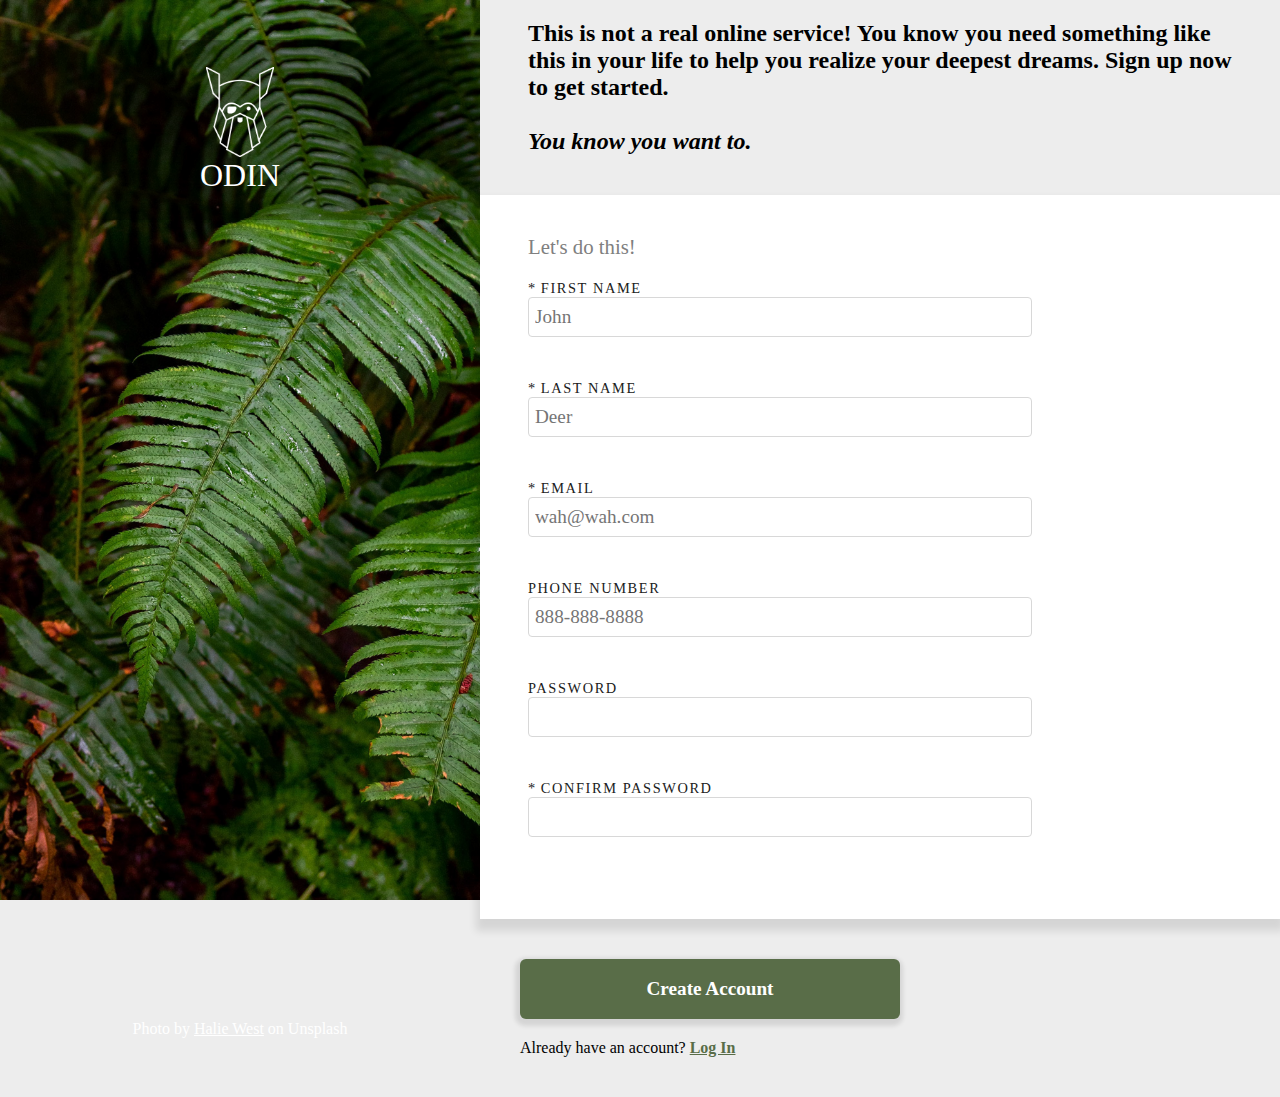
<file: index.html>
<!DOCTYPE html>
<html lang="en">
<head>
    <meta charset="UTF-8">
    <meta http-equiv="X-UA-Compatible" content="IE=edge">
    <meta name="viewport" content="width=device-width, initial-scale=1.0">   <title>Document</title>

    <link rel="stylesheet" href="style.css">
</head>
<body>
    <div class="content">
        <div class="image-section">
            <div class="logo">
                    <div class="logo__container">
                        <img src=odin-logo.png alt="" class="logo__icon">
                        <p class="logo__wordmark">ODIN</p>
                    </div>
                </div>
                <div class="attribution">
                    <p>Photo by <a href="#" class="attribution__link">Halie West</a> on Unsplash<p>
                </div>
        </div>


        <div class="text-section">
            <div class="text-section__heading">This is not a real online service! You know you need something like this in your life to help you realize your deepest dreams. Sign up now to get started. <br><br>

                <em>You know you want to.</em>
            </div>

                <form action="#" class="form" method="get">
                    <div class="form__inputs">
                        <p class="form__heading">Let's do this!</p>
                        <div class="form__fname">
                            <label for="fname">FIRST NAME</label>
                            <input type="text" name=fname placeholder="John" id="fname" required pattern="[^\d]*" autocomplete="name"> </div>
                        <div class="form__lname">
                            <label for="lname">LAST NAME</label>
                            <input type="text" pattern="[^\d]*" placeholder="Deer" required="required" id="lname"> </div>
                        <div class="form__email">
                            <label for="email">EMAIL</label>
                            <input type="email" placeholder="wah@wah.com " id="email" required="required">
                        </div>
                        <div class="form__phone-number">
                            <label for="tel">PHONE NUMBER</label>
                            <input type="tel" id="tel" placeholder="888-888-8888" pattern="[\d]{3}-[\d]{3}-[\d]{4}">
                        </div>
                        <div class="form__password">
                            <label for="password" class="form__password-label">PASSWORD</label>
                            <input type="password" name=user_password class="form__password-input"  placeholder=" " id="user_password"> </div>
                        <div class="form__confirm-password">
                            <label for="conf-password">CONFIRM PASSWORD</label> <input type="password" name=user_password_confirm required id="conf-password" class="form__confirm-input"  placeholder=" "> </div>
                    </div>

                    <div class="create-account">
                        <button class="create-account__button" id="create-account" type="submit">Create Account</button>


                <p class="create-account__footer-text">Already have an account? <a href="https://unsplash.com/@haliewestphoto" class="create-account__login-link"> Log In</span></p>
                    </div>

                </form>
        </div>
    </div>

</body>

<script src=script.js></script> 
</html>
</file>
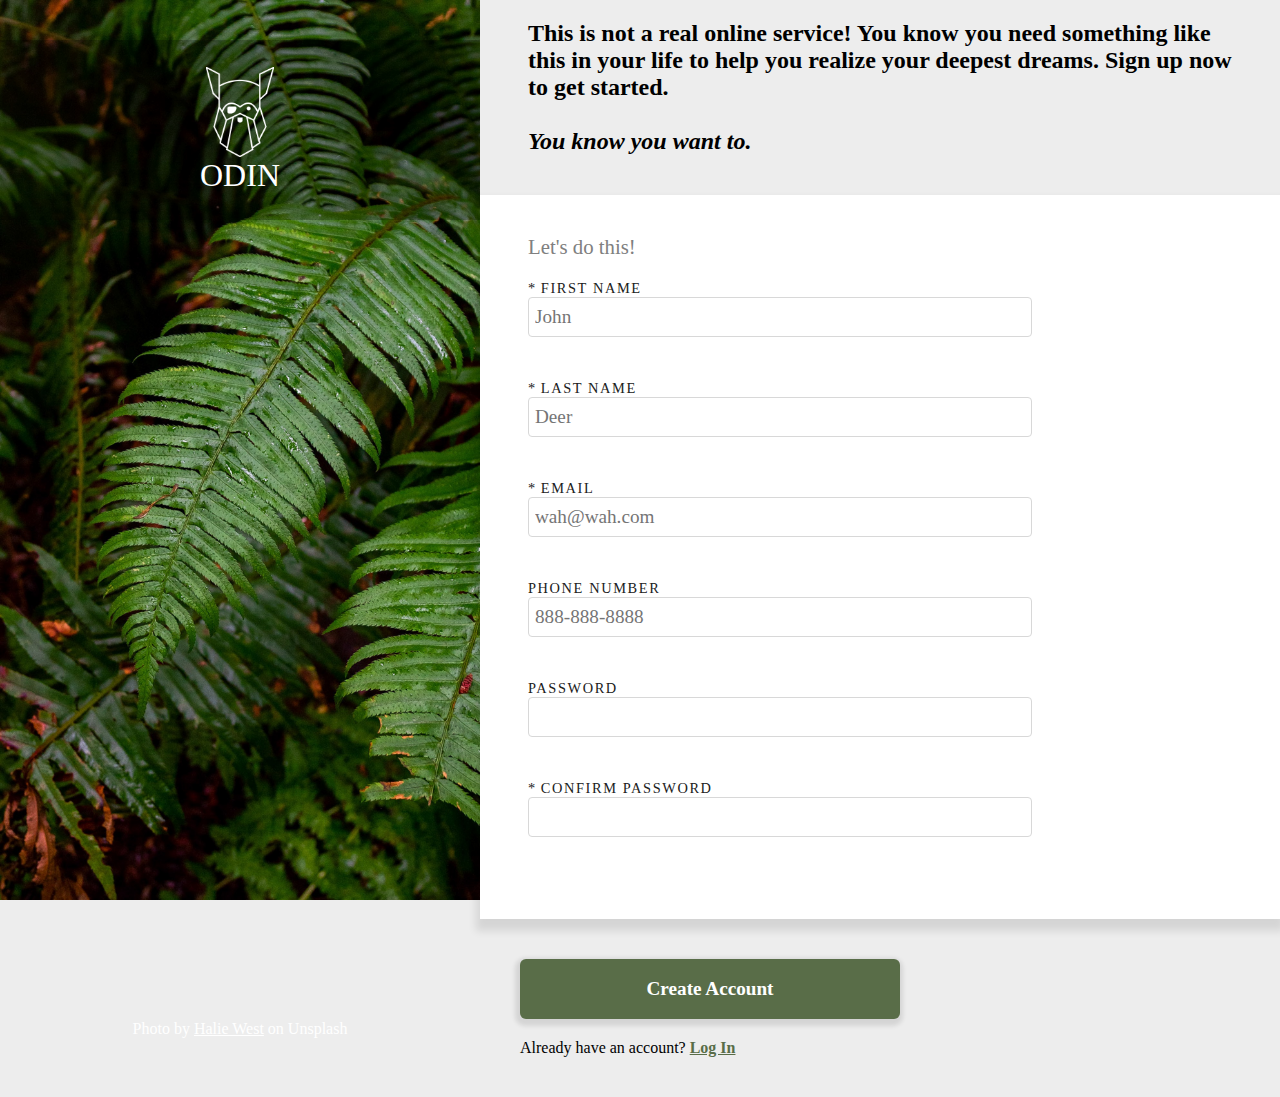
<file: odin-signup-form/index.html>
<!DOCTYPE html>
<html lang="en">
<head>
    <meta charset="UTF-8">
    <meta http-equiv="X-UA-Compatible" content="IE=edge">
    <meta name="viewport" content="width=device-width, initial-scale=1.0">   <title>Document</title>

    <link rel="stylesheet" href="style.css">
</head>
<body>
    <div class="content">
        <div class="image-section">
            <div class="logo">
                    <div class="logo__container">
                        <img src=odin-logo.png alt="" class="logo__icon">
                        <p class="logo__wordmark">ODIN</p>
                    </div>
                </div>
                <div class="attribution">
                    <p>Photo by <a href="#" class="attribution__link">Halie West</a> on Unsplash<p>
                </div>
        </div>


        <div class="text-section">
            <div class="text-section__heading">This is not a real online service! You know you need something like this in your life to help you realize your deepest dreams. Sign up now to get started. <br><br>

                <em>You know you want to.</em>
            </div>

                <form action="#" class="form" method="get">
                    <div class="form__inputs">
                        <p class="form__heading">Let's do this!</p>
                        <div class="form__fname">
                            <label for="fname">FIRST NAME</label>
                            <input type="text" name=fname placeholder="John" id="fname" required pattern="[^\d]*" autocomplete="name"> </div>
                        <div class="form__lname">
                            <label for="lname">LAST NAME</label>
                            <input type="text" pattern="[^\d]*" placeholder="Deer" required="required" id="lname"> </div>
                        <div class="form__email">
                            <label for="email">EMAIL</label>
                            <input type="email" placeholder="wah@wah.com " id="email" required="required">
                        </div>
                        <div class="form__phone-number">
                            <label for="tel">PHONE NUMBER</label>
                            <input type="tel" id="tel" placeholder="888-888-8888" pattern="[\d]{3}-[\d]{3}-[\d]{4}">
                        </div>
                        <div class="form__password">
                            <label for="password" class="form__password-label">PASSWORD</label>
                            <input type="password" name=user_password class="form__password-input"  placeholder=" " id="user_password"> </div>
                        <div class="form__confirm-password">
                            <label for="conf-password">CONFIRM PASSWORD</label> <input type="password" name=user_password_confirm required id="conf-password" class="form__confirm-input"  placeholder=" "> </div>
                    </div>

                    <div class="create-account">
                        <button class="create-account__button" id="create-account" type="submit">Create Account</button>


                <p class="create-account__footer-text">Already have an account? <a href="#" class="create-account__login-link"> Log In</span></p>
                    </div>

                </form>
        </div>
    </div>

</body>

<script src=script.js></script> 
</html>
</file>
<file: style.css>
/* Base styles */ 

:root {
    --left-space: 48px;

}

*{
    box-sizing: border-box;
}



body, 
html {
    margin: 0px;
    background-color: #ededed;
    display: block;
}


button,
input,
optgroup,
textarea,
p {
    font-family: inherit;
    margin: 0px;
}


/* Layout */ 


.content {
    display: flex;
    flex-wrap: wrap;
    height: 100vh;
    max-width: 100%;
}



.image-section {
    width: 100%;
    
    background-image: url("green-leaf-odin.jpg");
    background-color: white;
    background-repeat: no-repeat;
    background-size: cover;

}


.logo {

    background-color: rgba(0, 0, 0, .25);

    height: 20%;
    width: 100%;
    margin-top: 40px;
    
    display: flex;
    flex-direction: column;
    justify-content: center;
    align-items: center;
    

}


.logo__container {
    
    display:flex;
    flex-direction: column;
    align-items: center;
    justify-content: center;

    height: 100%;
    
}


.logo__icon {
    height: 50%;

}


.logo__wordmark {
    color: white;
    font-size: 2rem;
}


.attribution p {
    color: white;

    text-align: right;
    margin-right: 10px;
    position: relative;
    top: 400px;
    
}


.attribution__link {
    color: white;
}


.text-section {
    width: 100%;

    display: flex;
    flex-wrap: wrap;
    justify-content: flex-start;

}


.text-section__heading {
    font-size: 1.5em;
    font-weight: 600;
    margin-left: var(--left-space);
    margin-top: 20px;
    margin-right: 40px;

}


.form__inputs div {
    height: 60px; /* Allow space for validation warnings */


}


/* Form Styling */ 


.form  {
    display: flex;
    flex-wrap: wrap;
    justify-content: center;

    width: 100%;
}


.form__heading {
    margin-left: var(--left-space);
    margin-bottom: 20px;
    font-size: 1.3rem;
    color: gray;
}


.form__inputs{
    width: 100%;
    background-color: white;

    margin-top: 40px;
    padding: 40px 0;
    box-shadow: 0 8px 8px 4px rgba(0, 0, 0, .10) ;
}


.form__inputs div {
    width: 90%;
    margin-left: var(--left-space);
    margin-bottom: 20px;
}


.form__inputs input {
    font-size: 1.2rem; 
    
    display: block;
    width: 70%;
    height: 40px;

    border: 1px solid #d8d8d8;
    border-radius: 4px;
    
    outline: none;
    padding: 3px 6px;
    transition: 1s all ease-in-out;
}


.create-account {
    display: flex;
    flex-direction: column;
    margin-bottom: 40px;
    width: 80%;
}


.create-account .create-account__footer-text {
    text-align: center;
}
.create-account .create-account__button {
    color: #fff;
    background-color: #596d48; 
    border: none;
    border-radius: 6px;
    font-size: 1.2rem;
    font-weight: 600;

    height: 60px;

    margin: 40px 0 10px;


    box-shadow: -1px 3px 4px 4px rgba(0, 0, 0, .10) ;

    cursor: pointer;

}

.create-account__button:active {
    transform: scale(.99, .99);
}


.create-account__login-link {
    color: #596d48;
    font-weight: 600;
    
}


/* Validation Styling */ 

/* Green or red borders should display only after user clicks outside of fields 
 * and inputs are empty */ 
.form__inputs input:invalid,
.form__inputs:has(.form__confirm-password input:not(:placeholder-shown)) .form__password:has(input[match="false"]:not(:placeholder-shown)) input,   
.form__inputs .form__confirm-password:has(input[match="false"]:not(:placeholder-shown)) input {  
    border: 1px solid red;
}


.form__inputs input:valid,
.form__inputs .form__password:has(input[match="true"]:not(:placeholder-shown)) input {  
    border: 1px solid green; 
}


/* Immediately confirm valid input or matching password with a 
 * green check mark */ 
.form__inputs div:has(input:valid:not(:placeholder-shown)):not(.form__confirm-password):not(.form__password)::after,
.form__inputs div:has(input[match="true"]:valid)::after {
    content:"✔️ ";
    color: green;

}


/* Display default border whenver fields are out of focus/blank 
 * Confirm Password should display green border even when in focus 
 * to give finality to the form since it's the last field */

.form__inputs input:invalid:focus,
.form__inputs input:not(.form__confirm-input):valid:focus,
.form__inputs input:placeholder-shown {
    border: 1px solid #d8d8d8;
}



/* Label Styling */ 

.form__inputs label {
    letter-spacing: .5px; 
    font-size: .9rem;
    letter-spacing: .1rem;
    color: #202020; 
}


.form__inputs div:has(input:required) label:before{
    content:'*';
    margin-right: 4px;
}



/*-------Validation Warnings Stylings------*/ 

/* First name, last name */ 
.form__inputs .form__fname:has(input:invalid:not(:placeholder-shown))::after,  
.form__inputs .form__lname:has(input:invalid:not(:placeholder-shown))::after {

    color: red;
    content: "Letters only, please.";
}


.form__inputs:has(.form__confirm-password input:not(:placeholder-shown)) .form__password:has(input[match="false"]:not(:placeholder-shown))::after {  
    visibility: visible;
    color: red;
    content: "Passwords should be the same.";
}

 /* If password matches Confirm Password, go green */ 
.form__inputs .form__password:has(input[match="true"]:not(:placeholder-shown)) input {  
    border: 1px solid green;
}


.form__inputs label {
    width:100%;
}
 

.form__inputs .form__email:has(input:invalid:not(:focus):not(:placeholder-shown))::after {
    color: red;
    content: "Please use name@domain.com format.";
} 


/* Phone number */ 
.form__inputs .form__phone-number:has(input:invalid:not(:focus):not(focus :placeholder-shown))::after {

    color: red;
    content: "Oops. Did you use xxx-xxx-xxxx format?"
}



/*------ Desktop Styling ------ */ 

@media only screen and (min-width:801px) {

.content {
    display: flex;
    flex-wrap: nowrap;
    height: 100vh;
    max-width: 100%;
}


.image-section {
    width: 60%;
}

.attribution p {
    top:800px;
    text-align: center;
    margin: 0;

}
.form__inputs {
    display: flex;
    flex-direction: column;
}


.form__inputs div {
    margin-bottom: 40px;
}

.create-account {
    width: 100%;
    margin-left: 40px;


}


.create-account button {
    width: 50%;
}


.create-account .create-account__footer-text{
    margin-top: 10px;
    text-align: left;
}

}
</file>
<file: odin-signup-form/style.css>
/* Base styles */ 

:root {
    --left-space: 48px;

}

*{
    box-sizing: border-box;
}



body, 
html {
    margin: 0px;
    background-color: #ededed;
    display: block;
}


button,
input,
optgroup,
textarea,
p {
    font-family: inherit;
    margin: 0px;
}


/* Layout */ 


.content {
    display: flex;
    flex-wrap: wrap;
    height: 100vh;
    max-width: 100%;
}



.image-section {
    width: 100%;
    
    background-image: url("green-leaf-odin.jpg");
    background-color: white;
    background-repeat: no-repeat;
    background-size: cover;

}


.logo {

    background-color: rgba(0, 0, 0, .25);

    height: 20%;
    width: 100%;
    margin-top: 40px;
    
    display: flex;
    flex-direction: column;
    justify-content: center;
    align-items: center;
    

}


.logo__container {
    
    display:flex;
    flex-direction: column;
    align-items: center;
    justify-content: center;

    height: 100%;
    
}


.logo__icon {
    height: 50%;

}


.logo__wordmark {
    color: white;
    font-size: 2rem;
}


.attribution p {
    color: white;

    text-align: right;
    margin-right: 10px;
    position: relative;
    top: 400px;
    
}


.attribution__link {
    color: white;
}


.text-section {
    width: 100%;

    display: flex;
    flex-wrap: wrap;
    justify-content: flex-start;

}


.text-section__heading {
    font-size: 1.5em;
    font-weight: 600;
    margin-left: var(--left-space);
    margin-top: 20px;
    margin-right: 40px;

}


.form__inputs div {
    height: 60px; /* Allow space for validation warnings */


}


/* Form Styling */ 


.form  {
    display: flex;
    flex-wrap: wrap;
    justify-content: center;

    width: 100%;
}


.form__heading {
    margin-left: var(--left-space);
    margin-bottom: 20px;
    font-size: 1.3rem;
    color: gray;
}


.form__inputs{
    width: 100%;
    background-color: white;

    margin-top: 40px;
    padding: 40px 0;
    box-shadow: 0 8px 8px 4px rgba(0, 0, 0, .10) ;
}


.form__inputs div {
    width: 90%;
    margin-left: var(--left-space);
    margin-bottom: 20px;
}


.form__inputs input {
    font-size: 1.2rem; 
    
    display: block;
    width: 70%;
    height: 40px;

    border: 1px solid #d8d8d8;
    border-radius: 4px;
    
    outline: none;
    padding: 3px 6px;
    transition: 1s all ease-in-out;
}


.create-account {
    display: flex;
    flex-direction: column;
    margin-bottom: 40px;
    width: 80%;
}


.create-account .create-account__footer-text {
    text-align: center;
}
.create-account .create-account__button {
    color: #fff;
    background-color: #596d48; 
    border: none;
    border-radius: 6px;
    font-size: 1.2rem;
    font-weight: 600;

    height: 60px;

    margin: 40px 0 10px;


    box-shadow: -1px 3px 4px 4px rgba(0, 0, 0, .10) ;

    cursor: pointer;

}

.create-account__button:active {
    transform: scale(.99, .99);
}


.create-account__login-link {
    color: #596d48;
    font-weight: 600;
    
}


/* Validation Styling */ 

/* Green or red borders should display only after user clicks outside of fields 
 * and inputs are empty */ 
.form__inputs input:invalid,
.form__inputs:has(.form__confirm-password input:not(:placeholder-shown)) .form__password:has(input[match="false"]:not(:placeholder-shown)) input,   
.form__inputs .form__confirm-password:has(input[match="false"]:not(:placeholder-shown)) input {  
    border: 1px solid red;
}


.form__inputs input:valid,
.form__inputs .form__password:has(input[match="true"]:not(:placeholder-shown)) input {  
    border: 1px solid green; 
}


/* Immediately confirm valid input or matching password with a 
 * green check mark */ 
.form__inputs div:has(input:valid:not(:placeholder-shown)):not(.form__confirm-password):not(.form__password)::after,
.form__inputs div:has(input[match="true"]:valid)::after {
    content:"✔️ ";
    color: green;

}


/* Display default border whenver fields are out of focus/blank 
 * Confirm Password should display green border even when in focus 
 * to give finality to the form since it's the last field */

.form__inputs input:invalid:focus,
.form__inputs input:not(.form__confirm-input):valid:focus,
.form__inputs input:placeholder-shown {
    border: 1px solid #d8d8d8;
}



/* Label Styling */ 

.form__inputs label {
    letter-spacing: .5px; 
    font-size: .9rem;
    letter-spacing: .1rem;
    color: #202020; 
}


.form__inputs div:has(input:required) label:before{
    content:'*';
    margin-right: 4px;
}



/*-------Validation Warnings Stylings------*/ 

/* First name, last name */ 
.form__inputs .form__fname:has(input:invalid:not(:placeholder-shown))::after,  
.form__inputs .form__lname:has(input:invalid:not(:placeholder-shown))::after {

    color: red;
    content: "Letters only, please.";
}


.form__inputs:has(.form__confirm-password input:not(:placeholder-shown)) .form__password:has(input[match="false"]:not(:placeholder-shown))::after {  
    visibility: visible;
    color: red;
    content: "Passwords should be the same.";
}

 /* If password matches Confirm Password, go green */ 
.form__inputs .form__password:has(input[match="true"]:not(:placeholder-shown)) input {  
    border: 1px solid green;
}


.form__inputs label {
    width:100%;
}
 

.form__inputs .form__email:has(input:invalid:not(:focus):not(:placeholder-shown))::after {
    color: red;
    content: "Please use name@domain.com format.";
} 


/* Phone number */ 
.form__inputs .form__phone-number:has(input:invalid:not(:focus):not(focus :placeholder-shown))::after {

    color: red;
    content: "Oops. Did you use xxx-xxx-xxxx format?"
}



/*------ Desktop Styling ------ */ 

@media only screen and (min-width:801px) {

.content {
    display: flex;
    flex-wrap: nowrap;
    height: 100vh;
    max-width: 100%;
}


.image-section {
    width: 60%;
}

.attribution p {
    top:800px;
    text-align: center;
    margin: 0;

}
.form__inputs {
    display: flex;
    flex-direction: column;
}


.form__inputs div {
    margin-bottom: 40px;
}

.create-account {
    width: 100%;
    margin-left: 40px;


}


.create-account button {
    width: 50%;
}


.create-account .create-account__footer-text{
    margin-top: 10px;
    text-align: left;
}

}
</file>
